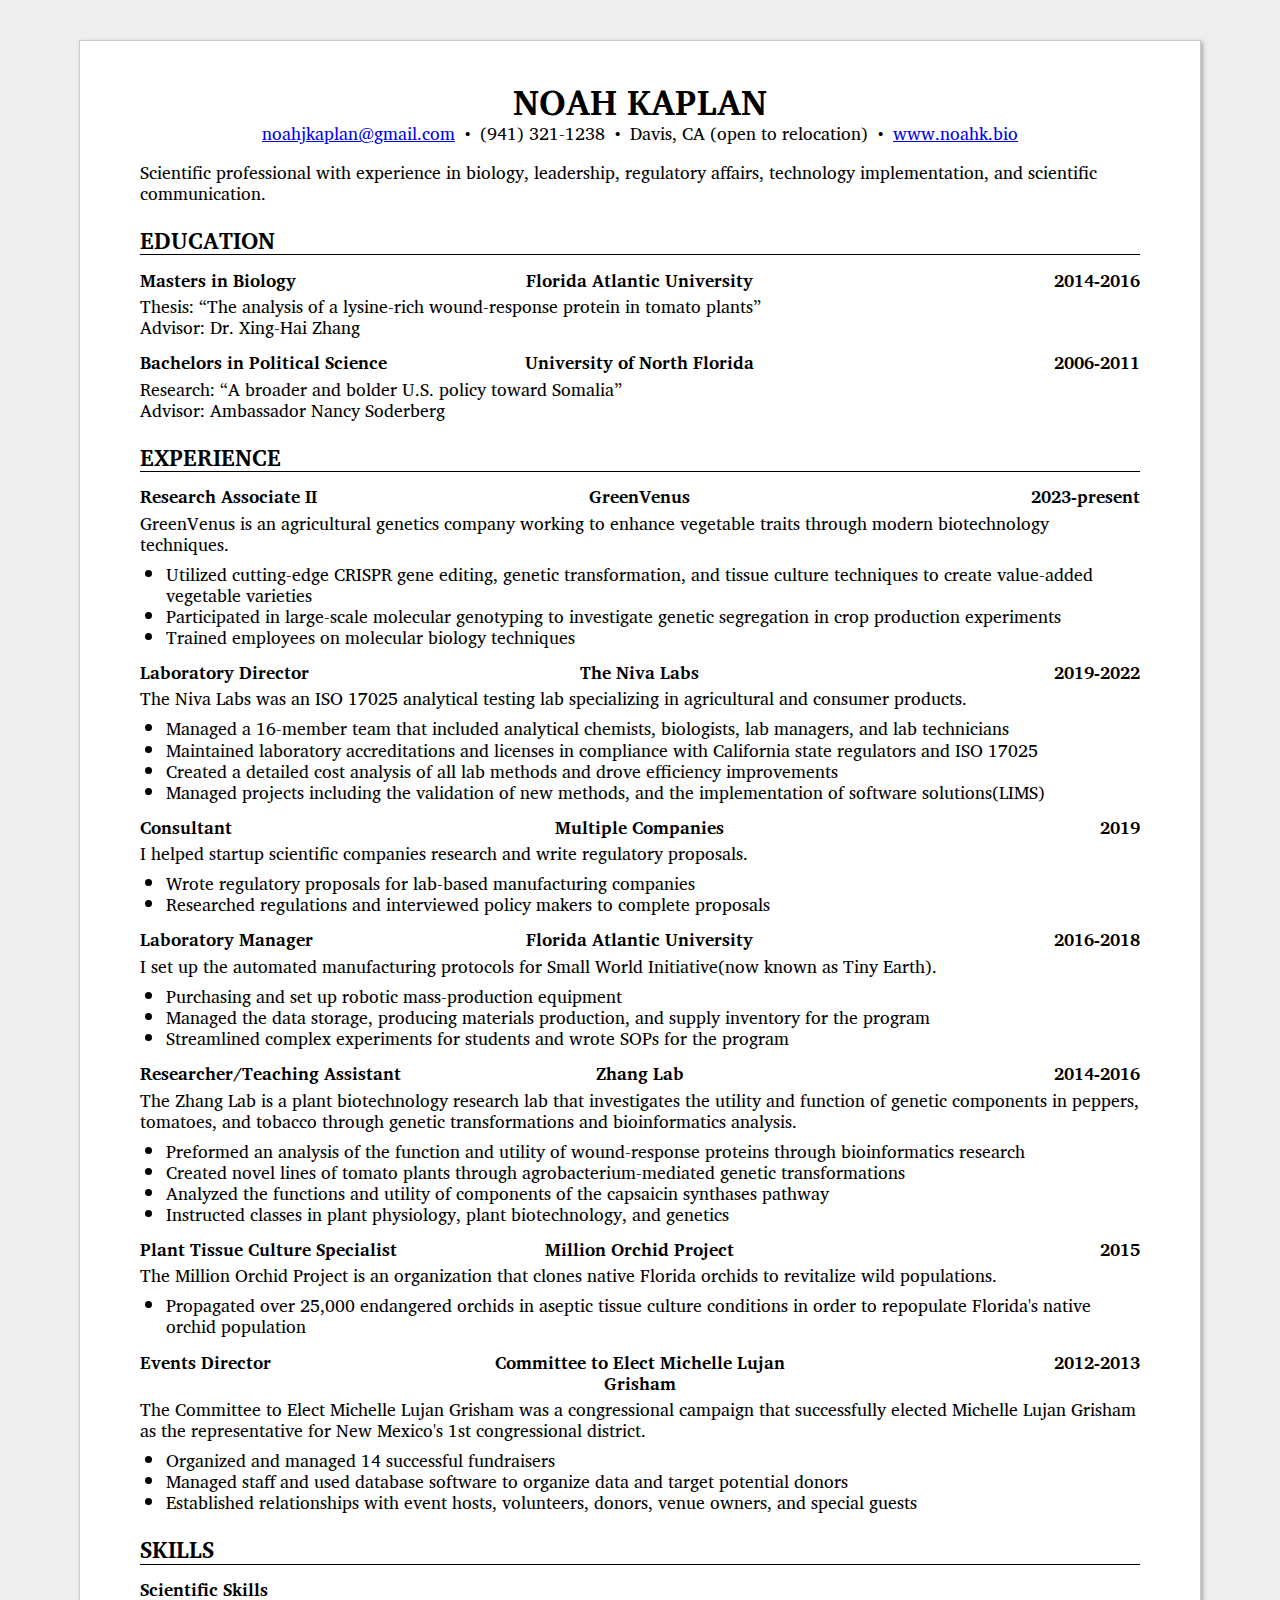
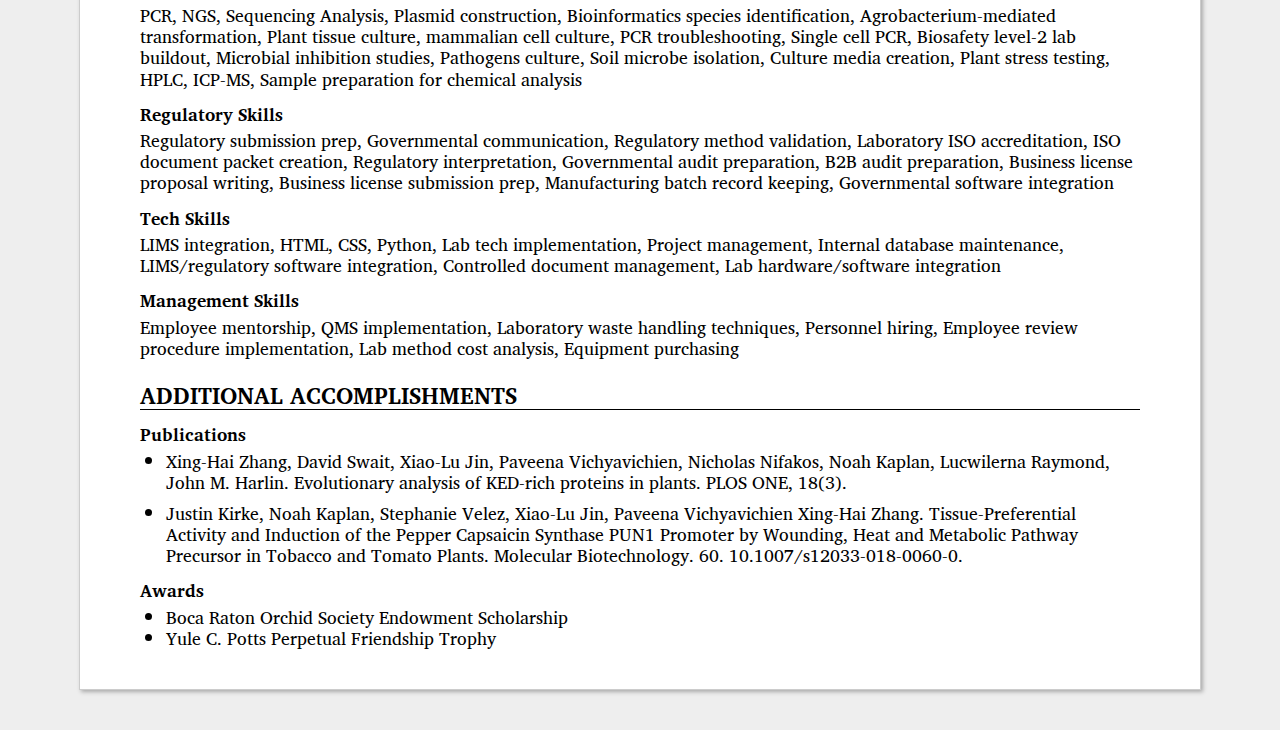
<file: Resume_2025.html>
<!DOCTYPE html>
<html lang="en">
    <head>
        <title>Noah Kaplan - Resume</title>
        <meta charset="UTF-8">
        <meta name="viewport" content="width=device-width, initial-scale=1.0">
        <link rel="shortcut icon" type="image/x-icon" href="favicon.png">
        <link rel="stylesheet" href="resumestyle.css">
        <link rel="preconnect" href="https://fonts.googleapis.com">
        <link rel="preconnect" href="https://fonts.gstatic.com" crossorigin>
        <link href="https://fonts.googleapis.com/css2?family=Charis+SIL&display=swap" rel="stylesheet">
    </head>
    <body>
        <div id="resume">
            <h1>Noah Kaplan</h1>
            <ul>
                <li><a href="mailto:noahjkaplan@gmail.com">noahjkaplan@gmail.com</a></li>
                <li>(941) 321-1238</li>
                <li>Davis, CA (open to relocation)</li>
                <li><a href="https://noahk.bio">www.noahk.bio</a></li>
            </ul>
            <p>Scientific professional with experience in biology, leadership, regulatory affairs, technology implementation, and scientific communication. </p>

            <h2>Education</h2>

<h3><span class="left" >Masters in Biology</span> <span class="center">Florida Atlantic University</span> <span class="right">2014-2016</span></h3>
<p>Thesis: “The analysis of a lysine-rich wound-response protein in tomato plants”<br>Advisor: Dr. Xing-Hai Zhang</p>

<h3><span class="left" >Bachelors in Political Science</span> <span class="center">University of North Florida</span> <span class="right">2006-2011</span></h3>
<p>Research: “A broader and bolder U.S. policy toward Somalia”<br>Advisor: Ambassador Nancy Soderberg</p>

            <h2>Experience</h2>

<h3><span class="left" >Research Associate II</span> <span class="center">GreenVenus</span> <span class="right">2023-present</span></h3>
<p>GreenVenus is an agricultural genetics company working to enhance vegetable traits through modern biotechnology techniques.</p>
<ul>
<li>Utilized cutting-edge CRISPR gene editing, genetic transformation, and tissue culture techniques to create value-added vegetable varieties</li>
<li>Participated in large-scale molecular genotyping to investigate genetic segregation in crop production experiments</li>
<li>Trained employees on molecular biology techniques</li>
</ul>

<h3><span class="left" >Laboratory Director</span> <span class="center">The Niva Labs</span> <span class="right">2019-2022</span></h3>
<p>The Niva Labs was an ISO 17025 analytical testing lab specializing in agricultural and consumer products.</p>
<ul>
<li>Managed a 16-member team that included analytical chemists, biologists, lab managers, and lab technicians</li>
<li>Maintained laboratory accreditations and licenses in compliance with California state regulators and ISO 17025</li>
<li>Created a detailed cost analysis of all lab methods and drove efficiency improvements</li>
<li>Managed projects including the validation of new methods, and the implementation of software solutions(LIMS)</li>
</ul>

<h3><span class="left" >Consultant</span> <span class="center">Multiple Companies</span> <span class="right">2019</span></h3>
<p>I helped startup scientific companies research and write regulatory proposals.</p>
<ul>
<li>Wrote regulatory proposals for lab-based manufacturing companies</li>
<li>Researched regulations and interviewed policy makers to complete proposals</li>
</ul>

<h3><span class="left" >Laboratory Manager</span> <span class="center">Florida Atlantic University</span> <span class="right">2016-2018</span></h3>
<p>I set up the automated manufacturing protocols for Small World Initiative(now known as Tiny Earth).</p>
<ul>
<li>Purchasing and set up robotic mass-production equipment</li>
<li>Managed the data storage, producing materials production, and supply inventory for the program</li>
<li>Streamlined complex experiments for students and wrote SOPs for the program</li>
</ul>

<h3><span class="left" >Researcher/Teaching Assistant</span> <span class="center">Zhang Lab</span> <span class="right">2014-2016</span></h3>
<p>The Zhang Lab is a plant biotechnology research lab that investigates the utility and function of genetic components in peppers, tomatoes, and tobacco through genetic transformations and bioinformatics analysis.</p>
<ul>
<li>Preformed an analysis of the function and utility of wound-response proteins through bioinformatics research</li>
<li>Created novel lines of tomato plants through agrobacterium-mediated genetic transformations</li>
<li>Analyzed the functions and utility of components of the capsaicin synthases pathway</li>
<li>Instructed classes in plant physiology, plant biotechnology, and genetics</li>
</ul>

<h3><span class="left" >Plant Tissue Culture Specialist</span> <span class="center">Million Orchid Project</span> <span class="right">2015</span></h3>
<p>The Million Orchid Project is an organization that clones native Florida orchids to revitalize wild populations.</p>
<ul>
<li>Propagated over 25,000 endangered orchids in aseptic tissue culture conditions in order to repopulate Florida's native orchid population</li>
</ul>

<h3><span class="left" >Events Director</span> <span class="center">Committee to Elect Michelle Lujan Grisham</span> <span class="right">2012-2013</span></h3>
<p>The Committee to Elect Michelle Lujan Grisham was a congressional campaign that successfully elected Michelle Lujan Grisham as the representative for New Mexico's 1st congressional district.</p>
<ul>
<li>Organized and managed 14 successful fundraisers</li>
<li>Managed staff and used database software to organize data and target potential donors</li>
<li>Established relationships with event hosts, volunteers, donors, venue owners, and special guests</li>
</ul>

            <h2>Skills</h2>

<h3><span class="left" >Scientific Skills</span></h3>
<p>PCR, NGS, Sequencing Analysis, Plasmid construction, Bioinformatics species identification, Agrobacterium-mediated transformation, Plant tissue culture, mammalian cell culture, PCR troubleshooting, Single cell PCR, Biosafety level-2 lab buildout, Microbial inhibition studies, Pathogens culture, Soil microbe isolation, Culture media creation, Plant stress testing, HPLC, ICP-MS, Sample preparation for chemical analysis</p>
<h3><span class="left" >Regulatory Skills</span></h3>
<p>Regulatory submission prep, Governmental communication, Regulatory method validation, Laboratory ISO accreditation, ISO document packet creation, Regulatory interpretation, Governmental audit preparation, B2B audit preparation, Business license proposal writing, Business license submission prep, Manufacturing batch record keeping, Governmental software integration</p>
<h3><span class="left" >Tech Skills</span></h3>
<p>LIMS integration, HTML, CSS, Python, Lab tech implementation, Project management, Internal database maintenance, LIMS/regulatory software integration, Controlled document management, Lab hardware/software integration</p>
<h3><span class="left" >Management Skills</span></h3>
<p>Employee mentorship, QMS implementation, Laboratory waste handling techniques, Personnel hiring, Employee review procedure implementation, Lab method cost analysis, Equipment purchasing</p>

            <h2>Additional Accomplishments</h2>

<h3><span class="left" >Publications</span></h3>
<ul>
<li class="pub">Xing-Hai Zhang, David Swait, Xiao-Lu Jin, Paveena Vichyavichien, Nicholas Nifakos, Noah Kaplan, Lucwilerna Raymond, John M. Harlin. Evolutionary analysis of KED-rich proteins in plants. PLOS ONE, 18(3).</li>
<li>Justin Kirke, Noah Kaplan, Stephanie Velez, Xiao-Lu Jin, Paveena Vichyavichien Xing-Hai Zhang. Tissue-Preferential Activity and Induction of the Pepper Capsaicin Synthase PUN1 Promoter by Wounding, Heat and Metabolic Pathway Precursor in Tobacco and Tomato Plants. Molecular Biotechnology. 60. 10.1007/s12033-018-0060-0.</li>
</ul>

<h3><span class="left" >Awards</span></h3>
<ul>
<li>Boca Raton Orchid Society Endowment Scholarship</li>
<li>Yule C. Potts Perpetual Friendship Trophy</li>
</ul>

</div>
<script type="text/javascript">
    var sc_project=12883099; 
    var sc_invisible=1; 
    var sc_security="f8107538"; 
  </script>
  <script type="text/javascript"
    src="https://www.statcounter.com/counter/counter.js" async></script>
    <noscript><div class="statcounter"><a title="Web Analytics"
    href="https://statcounter.com/" target="_blank"><img class="statcounter"
    src="https://c.statcounter.com/12883099/0/f8107538/1/" alt="Web Analytics"
    referrerPolicy="no-referrer-when-downgrade"></a></div>
  </noscript>
</body>
</html>
</file>
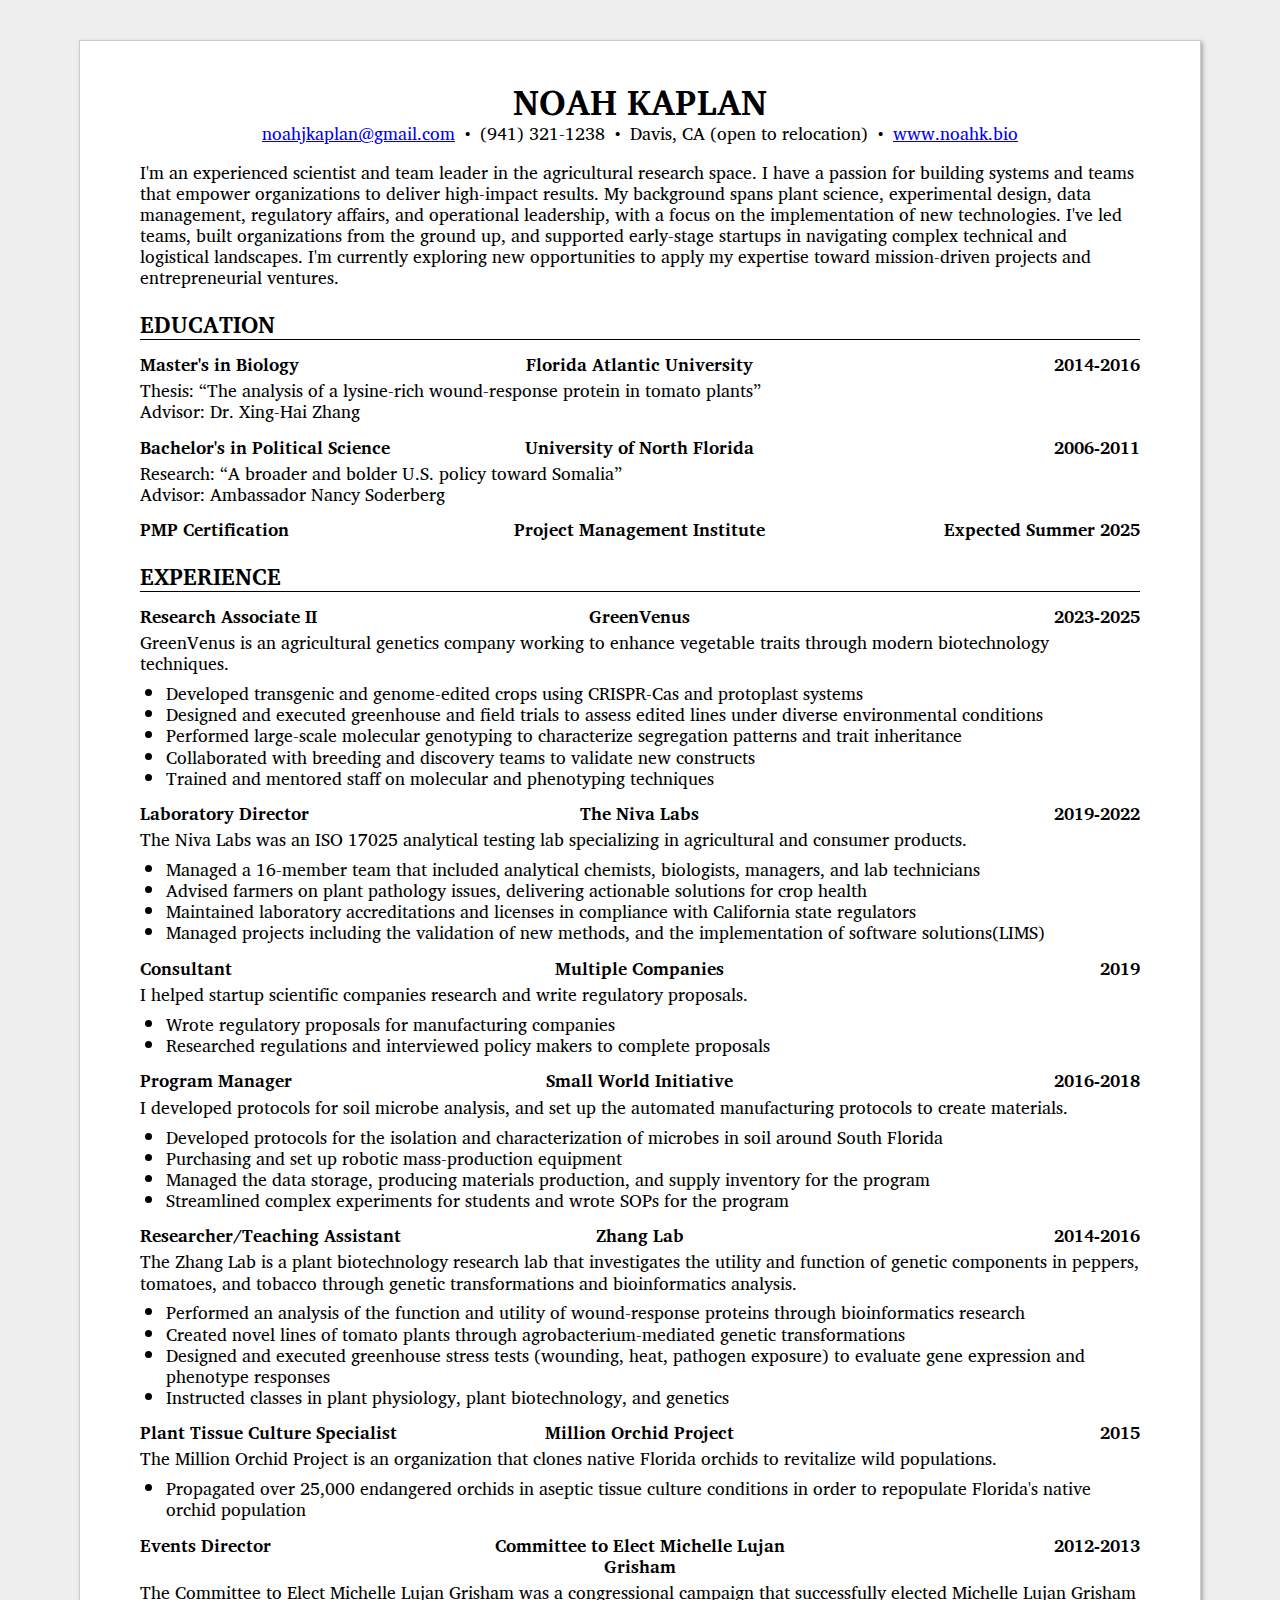
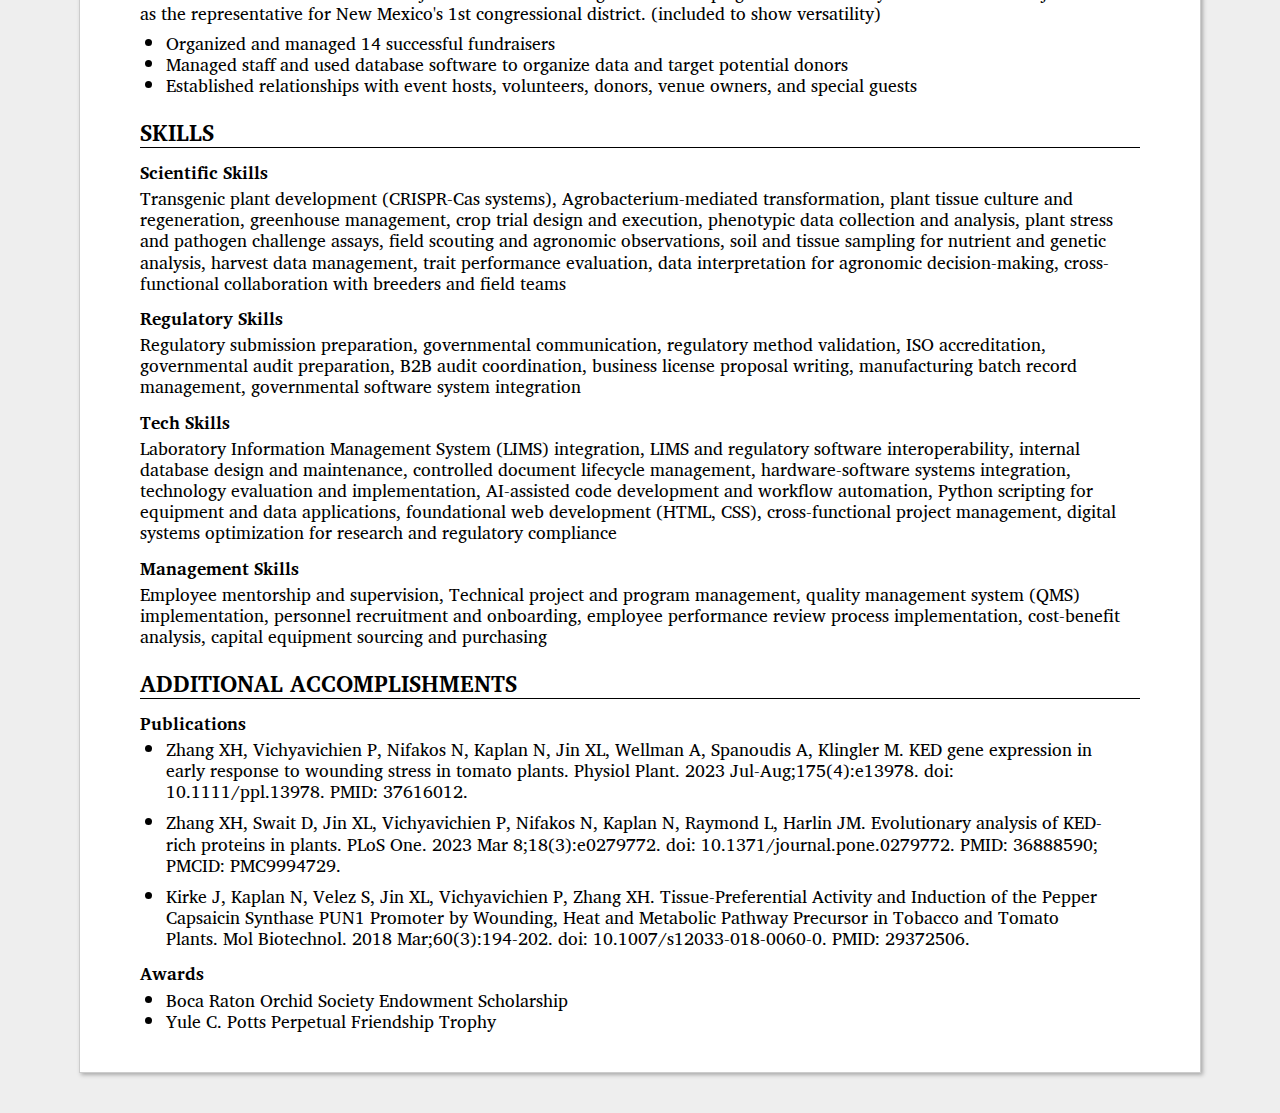
<file: Resume_2025v2.html>
<!DOCTYPE html>
<html lang="en">
    <head>
        <title>Noah Kaplan - Resume</title>
        <meta charset="UTF-8">
        <meta name="viewport" content="width=device-width, initial-scale=1.0">
        <link rel="shortcut icon" type="image/x-icon" href="favicon.png">
        <link rel="stylesheet" href="resumestyle.css">
        <link rel="preconnect" href="https://fonts.googleapis.com">
        <link rel="preconnect" href="https://fonts.gstatic.com" crossorigin>
        <link href="https://fonts.googleapis.com/css2?family=Charis+SIL&display=swap" rel="stylesheet">
    </head>
    <body>
        <div id="resume">
            <h1>Noah Kaplan</h1>
            <ul>
                <li><a href="mailto:noahjkaplan@gmail.com">noahjkaplan@gmail.com</a></li>
                <li>(941) 321-1238</li>
                <li>Davis, CA (open to relocation)</li>
                <li><a href="https://noahk.bio">www.noahk.bio</a></li>
            </ul>
<p>I'm an experienced scientist and team leader in the agricultural research space. I have a passion for building systems and teams that empower organizations to deliver high-impact results. My background spans plant science, experimental design, data management, regulatory affairs, and operational leadership, with a focus on the implementation of new technologies. I've led teams, built organizations from the ground up, and supported early-stage startups in navigating complex technical and logistical landscapes. I'm currently exploring new opportunities to apply my expertise toward mission-driven projects and entrepreneurial ventures.</p>
            <h2>Education</h2>

<h3><span class="left" >Master's in Biology</span> <span class="center">Florida Atlantic University</span> <span class="right">2014-2016</span></h3>
<p>Thesis: “The analysis of a lysine-rich wound-response protein in tomato plants”<br>Advisor: Dr. Xing-Hai Zhang</p>

<h3><span class="left" >Bachelor's in Political Science</span> <span class="center">University of North Florida</span> <span class="right">2006-2011</span></h3>
<p>Research: “A broader and bolder U.S. policy toward Somalia”<br>Advisor: Ambassador Nancy Soderberg</p>

<h3><span class="left" >PMP Certification</span> <span class="center">Project Management Institute</span> <span class="right">Expected Summer 2025</span></h3>

            <h2>Experience</h2>

<h3><span class="left" >Research Associate II</span> <span class="center">GreenVenus</span> <span class="right">2023-2025</span></h3>
<p>GreenVenus is an agricultural genetics company working to enhance vegetable traits through modern biotechnology techniques.</p>
<ul>
<li>Developed transgenic and genome-edited crops using CRISPR-Cas and protoplast systems</li>
<li>Designed and executed greenhouse and field trials to assess edited lines under diverse environmental conditions</li>
<li>Performed large-scale molecular genotyping to characterize segregation patterns and trait inheritance</li>
<li>Collaborated with breeding and discovery teams to validate new constructs</li>
<li>Trained and mentored staff on molecular and phenotyping techniques</li>
</ul>

<h3><span class="left" >Laboratory Director</span> <span class="center">The Niva Labs</span> <span class="right">2019-2022</span></h3>
<p>The Niva Labs was an ISO 17025 analytical testing lab specializing in agricultural and consumer products.</p>
<ul>
<li>Managed a 16-member team that included analytical chemists, biologists, managers, and lab technicians</li>
<li>Advised farmers on plant pathology issues, delivering actionable solutions for crop health</li>
<li>Maintained laboratory accreditations and licenses in compliance with California state regulators</li>
<li>Managed projects including the validation of new methods, and the implementation of software solutions(LIMS)</li>
</ul>

<h3><span class="left" >Consultant</span> <span class="center">Multiple Companies</span> <span class="right">2019</span></h3>
<p>I helped startup scientific companies research and write regulatory proposals.</p>
<ul>
<li>Wrote regulatory proposals for manufacturing companies</li>
<li>Researched regulations and interviewed policy makers to complete proposals</li>
</ul>

<h3><span class="left" >Program Manager</span> <span class="center">Small World Initiative</span> <span class="right">2016-2018</span></h3>
<p>I developed protocols for soil microbe analysis, and set up the automated manufacturing protocols to create materials.</p>
<ul>
<li>Developed protocols for the isolation and characterization of microbes in soil around South Florida</li>
<li>Purchasing and set up robotic mass-production equipment</li>
<li>Managed the data storage, producing materials production, and supply inventory for the program</li>
<li>Streamlined complex experiments for students and wrote SOPs for the program</li>
</ul>

<h3><span class="left" >Researcher/Teaching Assistant</span> <span class="center">Zhang Lab</span> <span class="right">2014-2016</span></h3>
<p>The Zhang Lab is a plant biotechnology research lab that investigates the utility and function of genetic components in peppers, tomatoes, and tobacco through genetic transformations and bioinformatics analysis.</p>
<ul>
<li>Performed an analysis of the function and utility of wound-response proteins through bioinformatics research</li>
<li>Created novel lines of tomato plants through agrobacterium-mediated genetic transformations</li>
<li>Designed and executed greenhouse stress tests (wounding, heat, pathogen exposure) to evaluate gene expression and phenotype responses</li>
<li>Instructed classes in plant physiology, plant biotechnology, and genetics</li>
</ul>

<h3><span class="left" >Plant Tissue Culture Specialist</span> <span class="center">Million Orchid Project</span> <span class="right">2015</span></h3>
<p>The Million Orchid Project is an organization that clones native Florida orchids to revitalize wild populations.</p>
<ul>
<li>Propagated over 25,000 endangered orchids in aseptic tissue culture conditions in order to repopulate Florida's native orchid population</li>
</ul>

<h3><span class="left" >Events Director</span> <span class="center">Committee to Elect Michelle Lujan Grisham</span> <span class="right">2012-2013</span></h3>
<p>The Committee to Elect Michelle Lujan Grisham was a congressional campaign that successfully elected Michelle Lujan Grisham as the representative for New Mexico's 1st congressional district. (included to show versatility)</p>
<ul>
<li>Organized and managed 14 successful fundraisers</li>
<li>Managed staff and used database software to organize data and target potential donors</li>
<li>Established relationships with event hosts, volunteers, donors, venue owners, and special guests</li>
</ul>

            <h2>Skills</h2>

<h3><span class="left" >Scientific Skills</span></h3>
<p>Transgenic plant development (CRISPR-Cas systems), Agrobacterium-mediated transformation, plant tissue culture and regeneration, greenhouse management, crop trial design and execution, phenotypic data collection and analysis, plant stress and pathogen challenge assays, field scouting and agronomic observations, soil and tissue sampling for nutrient and genetic analysis, harvest data management, trait performance evaluation, data interpretation for agronomic decision-making, cross-functional collaboration with breeders and field teams</p>
<h3><span class="left" >Regulatory Skills</span></h3>
<p>Regulatory submission preparation, governmental communication, regulatory method validation, ISO accreditation, governmental audit preparation, B2B audit coordination, business license proposal writing, manufacturing batch record management, governmental software system integration</p>
<h3><span class="left" >Tech Skills</span></h3>
<p>Laboratory Information Management System (LIMS) integration, LIMS and regulatory software interoperability, internal database design and maintenance, controlled document lifecycle management, hardware-software systems integration, technology evaluation and implementation, AI-assisted code development and workflow automation, Python scripting for equipment and data applications, foundational web development (HTML, CSS), cross-functional project management, digital systems optimization for research and regulatory compliance</p>
<h3><span class="left" >Management Skills</span></h3>
<p>Employee mentorship and supervision, Technical project and program management, quality management system (QMS) implementation, personnel recruitment and onboarding, employee performance review process implementation, cost-benefit analysis, capital equipment sourcing and purchasing</p>

            <h2>Additional Accomplishments</h2>

<h3><span class="left" >Publications</span></h3>
<ul>
<li class="pub">Zhang XH, Vichyavichien P, Nifakos N, Kaplan N, Jin XL, Wellman A, Spanoudis A, Klingler M. KED gene expression in early response to wounding stress in tomato plants. Physiol Plant. 2023 Jul-Aug;175(4):e13978. doi: 10.1111/ppl.13978. PMID: 37616012.</li>
<li class="pub">Zhang XH, Swait D, Jin XL, Vichyavichien P, Nifakos N, Kaplan N, Raymond L, Harlin JM. Evolutionary analysis of KED-rich proteins in plants. PLoS One. 2023 Mar 8;18(3):e0279772. doi: 10.1371/journal.pone.0279772. PMID: 36888590; PMCID: PMC9994729.</li>
<li>Kirke J, Kaplan N, Velez S, Jin XL, Vichyavichien P, Zhang XH. Tissue-Preferential Activity and Induction of the Pepper Capsaicin Synthase PUN1 Promoter by Wounding, Heat and Metabolic Pathway Precursor in Tobacco and Tomato Plants. Mol Biotechnol. 2018 Mar;60(3):194-202. doi: 10.1007/s12033-018-0060-0. PMID: 29372506.</li>
</ul>

<h3><span class="left" >Awards</span></h3>
<ul>
<li>Boca Raton Orchid Society Endowment Scholarship</li>
<li>Yule C. Potts Perpetual Friendship Trophy</li>
</ul>

</div>
<script type="text/javascript">
    var sc_project=12883099; 
    var sc_invisible=1; 
    var sc_security="f8107538"; 
  </script>
  <script type="text/javascript"
    src="https://www.statcounter.com/counter/counter.js" async></script>
    <noscript><div class="statcounter"><a title="Web Analytics"
    href="https://statcounter.com/" target="_blank"><img class="statcounter"
    src="https://c.statcounter.com/12883099/0/f8107538/1/" alt="Web Analytics"
    referrerPolicy="no-referrer-when-downgrade"></a></div>
  </noscript>
</body>
</html>
</file>
<file: resumestyle.css>
body {
    color: #000000;
    background: #EEEEEE;
    font: 1.1em 'Charis SIL', serif;
    line-height: 1.2;
    margin: 40px 0;
}

#resume {
    margin: 0 auto;
    max-width: 100ch;
    padding: 40px 60px;
    background: #FFFFFF;
    border: 1px solid #CCCCCC;
    box-shadow: 2px 2px 4px #AAAAAA;
    -webkit-box-shadow: 2px 2px 4px #AAAAAA;
}

h1 {
    text-transform: uppercase;
    text-align: center;
    font-size: 200%;
    margin: 0;
    padding: 0;
}

h2 {
    border-bottom: 1px solid #000000;
    text-transform: uppercase;
    font-size: 130%;
    margin: 1em 0 0 0;
    padding: 0;
}

h3 {
    font-size: 100%;
    margin: 0.8em 0 0.3em 0;
    padding: 0;
    width: 100%;
    display: grid;
    grid-template-columns: 1fr 1fr 1fr;
    grid-template-areas: "left center right";
}

h3 span {
    display: inline-block;
    width: 100%;
}

h3 span.left {
    grid-area: left;
    text-align: left;
}

h3 span.center {
    grid-area: center;
    text-align: center;
}

h3 span.right {
    grid-area: right;
    text-align: right;
}

p {
    margin: 0 0 0.5em 0;
    padding: 0;
}

ul {
    padding: 0;
    margin: 0 1.5em;
}

h1 + ul {
    text-align: center;
    margin: 0;
    padding: 0;
}

h1 + ul > li {
    display: inline;
    white-space: pre;
    list-style-type: none;
}

h1 + ul > li:after {
    content: "  \2022  ";
}

h1 + ul > li:last-child:after {
    content: "";
}

h1 + ul + p {
    margin: 1em 0;
}

.pub {
    margin-bottom: 10px;
}

@media print {
    body {
        font-size: 10pt;
        margin: 0;
        padding: 0;
        background: none;
    }

    #resume {
        margin: 0;
        padding: 0;
        border: 0px;
        background: none;
        box-shadow: none;
        -webkit-box-shadow: none;
    }

    abbr {
        text-decoration: none;
        font-variant: none;
    }

    a, a:link, a:visited, a:hover {
        color: #000000;
        text-decoration: underline;
    }
}

@page {
    size: letter;
    margin: 0.5in 0.8in;
}

@media screen and (max-width: 800px) {
    body {
        font-size: 16pt;
        margin: 0;
        padding: 0;
        background: #FFFFFF !important;
    }

    #resume {
        margin: 0;
        padding: 1em;
        border: 0px;
        background: none;
        box-shadow: none;
        -webkit-box-shadow: none;
    }       

    h3 {
      display: grid;
        grid-template-columns: 1fr;
        grid-template-areas: "left" "center" "right";
    }

    h3 span {
      display: block;
      width: 100%;
      text-align: left;
    }

    h3 span.left {
      text-align: left;
    }

    h3 span.center {
      grid-area: center;
      text-align: left;
      font-weight: normal;
      font-style: italic;
    }
    
    h3 span.right {
      grid-area: right;
      text-align: left;
      font-weight: normal;
    }
}
</file>
